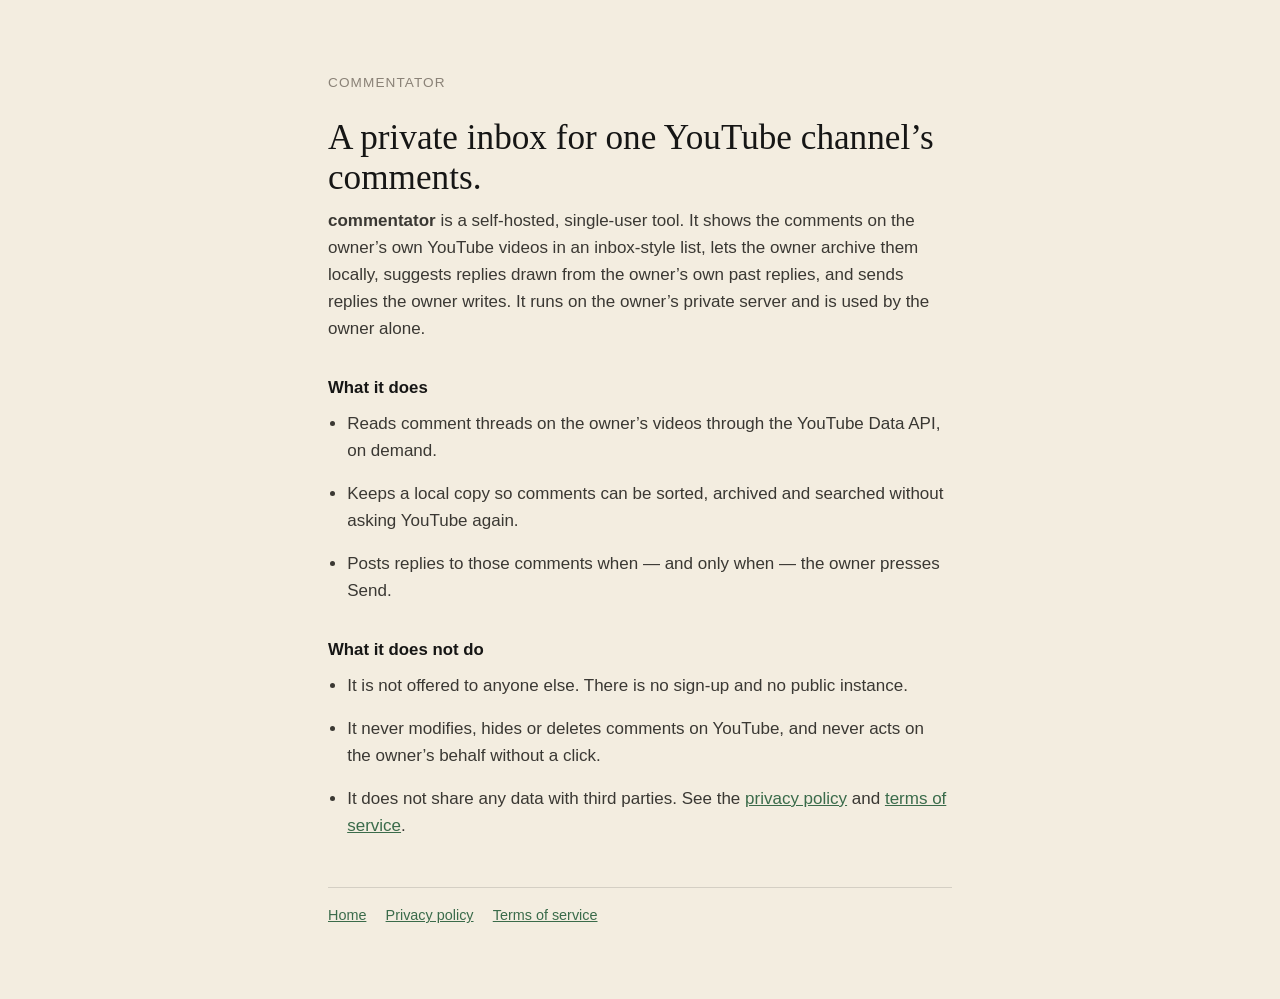
<file: commentator/index.html>
<!doctype html>
<html lang="en">
<head>
  <meta charset="utf-8" />
  <meta name="viewport" content="width=device-width, initial-scale=1" />
  <title>commentator</title>
  <meta name="robots" content="noindex, nofollow, noarchive, nosnippet" />
  <link rel="icon" type="image/png" href="../icon.png" />
  <style>
    :root { --cream:#f3ede0; --paper:#faf6ec; --ink:#161615; --ink-body:#3a3833; --ink-muted:#8a8277; --moss:#3a6b4a; --line:rgba(22,22,21,.14); }
    * { box-sizing:border-box; margin:0; padding:0; }
    body { background:var(--cream); color:var(--ink-body); font:17px/1.6 -apple-system, BlinkMacSystemFont, "Inter", "Helvetica Neue", sans-serif; min-height:100vh; }
    main { max-width:44rem; margin:0 auto; padding:clamp(32px,8vh,96px) clamp(20px,4vw,40px); }
    h1 { font-family:"Fraunces","Times New Roman",serif; font-weight:500; font-size:2.2rem; color:var(--ink); line-height:1.15; margin-bottom:.5rem; }
    h2 { font-size:1.05rem; color:var(--ink); margin:2rem 0 .5rem; }
    p, li { margin-bottom:1rem; }
    ul { padding-left:1.2rem; }
    .kicker { color:var(--ink-muted); font-size:.85rem; letter-spacing:.08em; text-transform:uppercase; margin-bottom:1.5rem; }
    a { color:var(--moss); }
    nav { border-top:1px solid var(--line); margin-top:3rem; padding-top:1rem; font-size:.9rem; color:var(--ink-muted); }
    nav a { margin-right:1.2rem; }
  </style>
</head>
<body>
<main>
  <p class="kicker">commentator</p>
  <h1>A private inbox for one YouTube channel’s comments.</h1>
  <p><strong>commentator</strong> is a self-hosted, single-user tool. It shows the comments on the owner’s own YouTube videos in an inbox-style list, lets the owner archive them locally, suggests replies drawn from the owner’s own past replies, and sends replies the owner writes. It runs on the owner’s private server and is used by the owner alone.</p>
  <h2>What it does</h2>
  <ul>
    <li>Reads comment threads on the owner’s videos through the YouTube Data API, on demand.</li>
    <li>Keeps a local copy so comments can be sorted, archived and searched without asking YouTube again.</li>
    <li>Posts replies to those comments when — and only when — the owner presses Send.</li>
  </ul>
  <h2>What it does not do</h2>
  <ul>
    <li>It is not offered to anyone else. There is no sign-up and no public instance.</li>
    <li>It never modifies, hides or deletes comments on YouTube, and never acts on the owner’s behalf without a click.</li>
    <li>It does not share any data with third parties. See the <a href="privacy.html">privacy policy</a> and <a href="terms.html">terms of service</a>.</li>
  </ul>
<nav><a href="./">Home</a><a href="privacy.html">Privacy policy</a><a href="terms.html">Terms of service</a></nav>
</main>
</body>
</html>
</file>
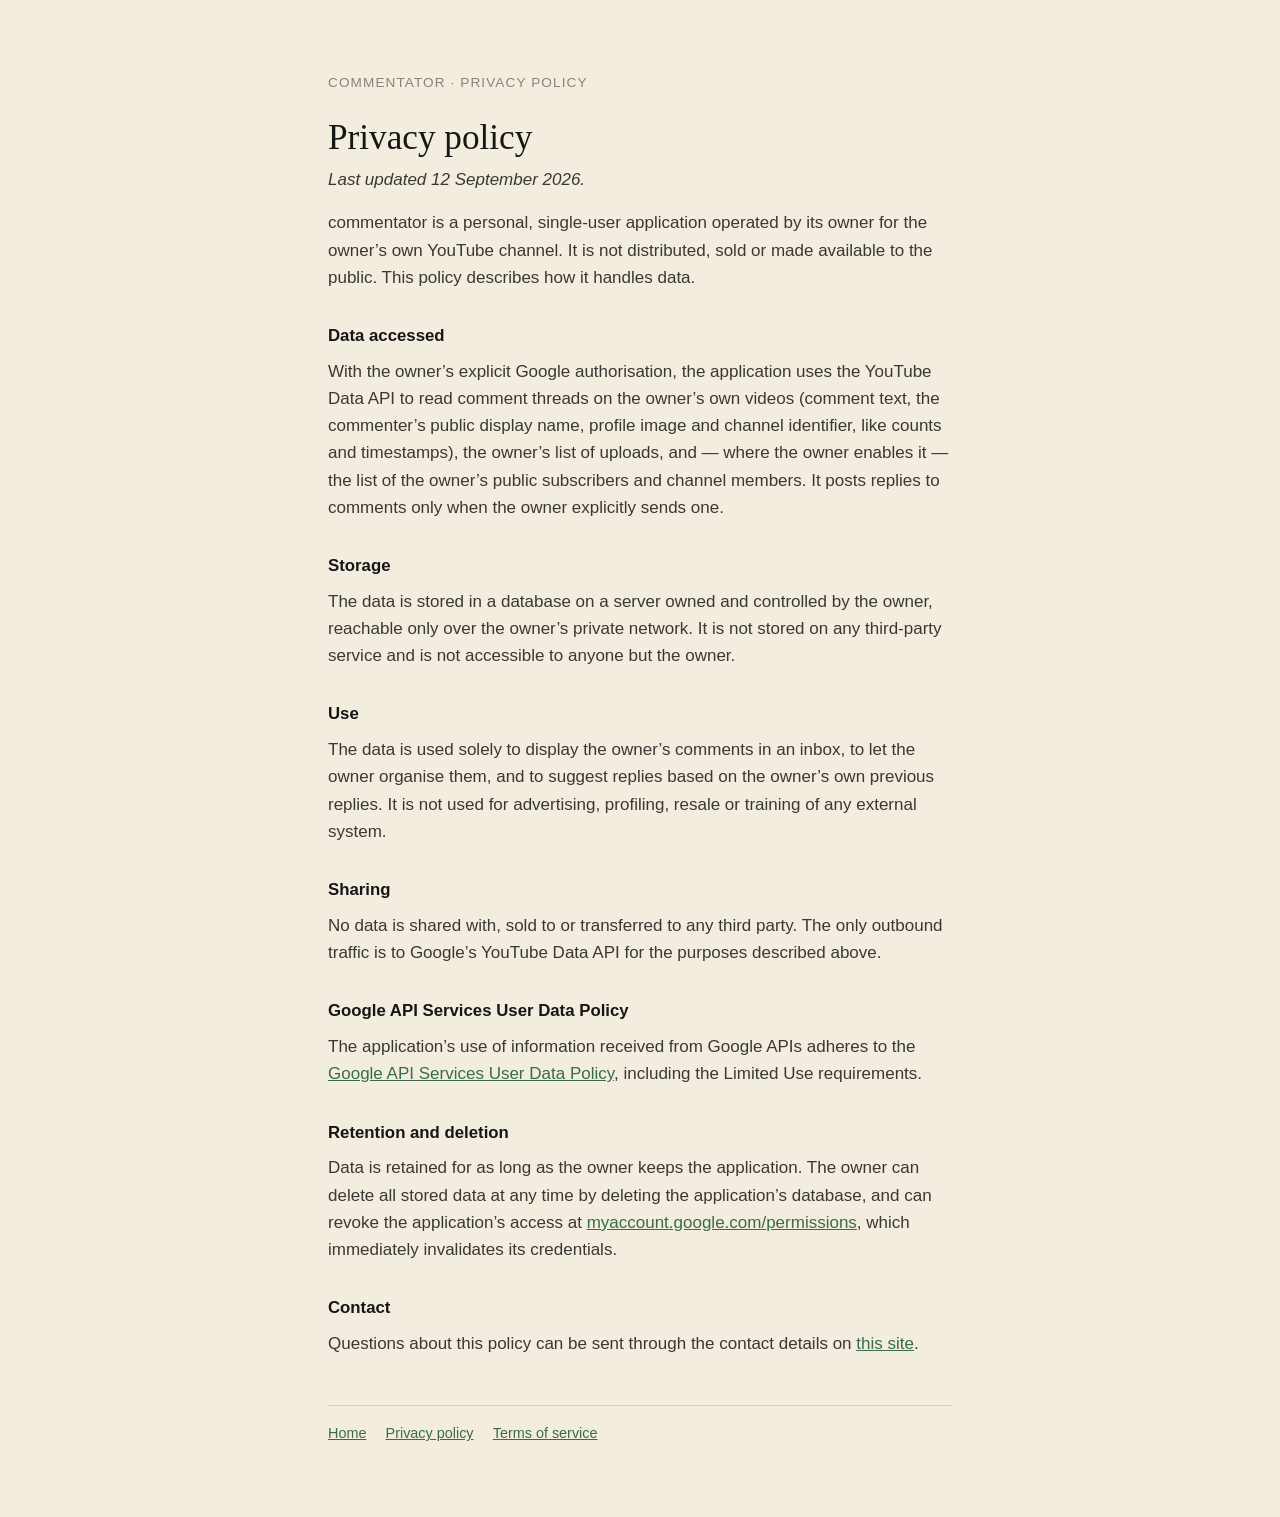
<file: commentator/privacy.html>
<!doctype html>
<html lang="en">
<head>
  <meta charset="utf-8" />
  <meta name="viewport" content="width=device-width, initial-scale=1" />
  <title>commentator — Privacy policy</title>
  <meta name="robots" content="noindex, nofollow, noarchive, nosnippet" />
  <link rel="icon" type="image/png" href="../icon.png" />
  <style>
    :root { --cream:#f3ede0; --paper:#faf6ec; --ink:#161615; --ink-body:#3a3833; --ink-muted:#8a8277; --moss:#3a6b4a; --line:rgba(22,22,21,.14); }
    * { box-sizing:border-box; margin:0; padding:0; }
    body { background:var(--cream); color:var(--ink-body); font:17px/1.6 -apple-system, BlinkMacSystemFont, "Inter", "Helvetica Neue", sans-serif; min-height:100vh; }
    main { max-width:44rem; margin:0 auto; padding:clamp(32px,8vh,96px) clamp(20px,4vw,40px); }
    h1 { font-family:"Fraunces","Times New Roman",serif; font-weight:500; font-size:2.2rem; color:var(--ink); line-height:1.15; margin-bottom:.5rem; }
    h2 { font-size:1.05rem; color:var(--ink); margin:2rem 0 .5rem; }
    p, li { margin-bottom:1rem; }
    ul { padding-left:1.2rem; }
    .kicker { color:var(--ink-muted); font-size:.85rem; letter-spacing:.08em; text-transform:uppercase; margin-bottom:1.5rem; }
    a { color:var(--moss); }
    nav { border-top:1px solid var(--line); margin-top:3rem; padding-top:1rem; font-size:.9rem; color:var(--ink-muted); }
    nav a { margin-right:1.2rem; }
  </style>
</head>
<body>
<main>
  <p class="kicker">commentator · privacy policy</p>
  <h1>Privacy policy</h1>
  <p><em>Last updated 12 September 2026.</em></p>
  <p>commentator is a personal, single-user application operated by its owner for the owner’s own YouTube channel. It is not distributed, sold or made available to the public. This policy describes how it handles data.</p>
  <h2>Data accessed</h2>
  <p>With the owner’s explicit Google authorisation, the application uses the YouTube Data API to read comment threads on the owner’s own videos (comment text, the commenter’s public display name, profile image and channel identifier, like counts and timestamps), the owner’s list of uploads, and — where the owner enables it — the list of the owner’s public subscribers and channel members. It posts replies to comments only when the owner explicitly sends one.</p>
  <h2>Storage</h2>
  <p>The data is stored in a database on a server owned and controlled by the owner, reachable only over the owner’s private network. It is not stored on any third-party service and is not accessible to anyone but the owner.</p>
  <h2>Use</h2>
  <p>The data is used solely to display the owner’s comments in an inbox, to let the owner organise them, and to suggest replies based on the owner’s own previous replies. It is not used for advertising, profiling, resale or training of any external system.</p>
  <h2>Sharing</h2>
  <p>No data is shared with, sold to or transferred to any third party. The only outbound traffic is to Google’s YouTube Data API for the purposes described above.</p>
  <h2>Google API Services User Data Policy</h2>
  <p>The application’s use of information received from Google APIs adheres to the <a href="https://developers.google.com/terms/api-services-user-data-policy">Google API Services User Data Policy</a>, including the Limited Use requirements.</p>
  <h2>Retention and deletion</h2>
  <p>Data is retained for as long as the owner keeps the application. The owner can delete all stored data at any time by deleting the application’s database, and can revoke the application’s access at <a href="https://myaccount.google.com/permissions">myaccount.google.com/permissions</a>, which immediately invalidates its credentials.</p>
  <h2>Contact</h2>
  <p>Questions about this policy can be sent through the contact details on <a href="../">this site</a>.</p>
<nav><a href="./">Home</a><a href="privacy.html">Privacy policy</a><a href="terms.html">Terms of service</a></nav>
</main>
</body>
</html>
</file>
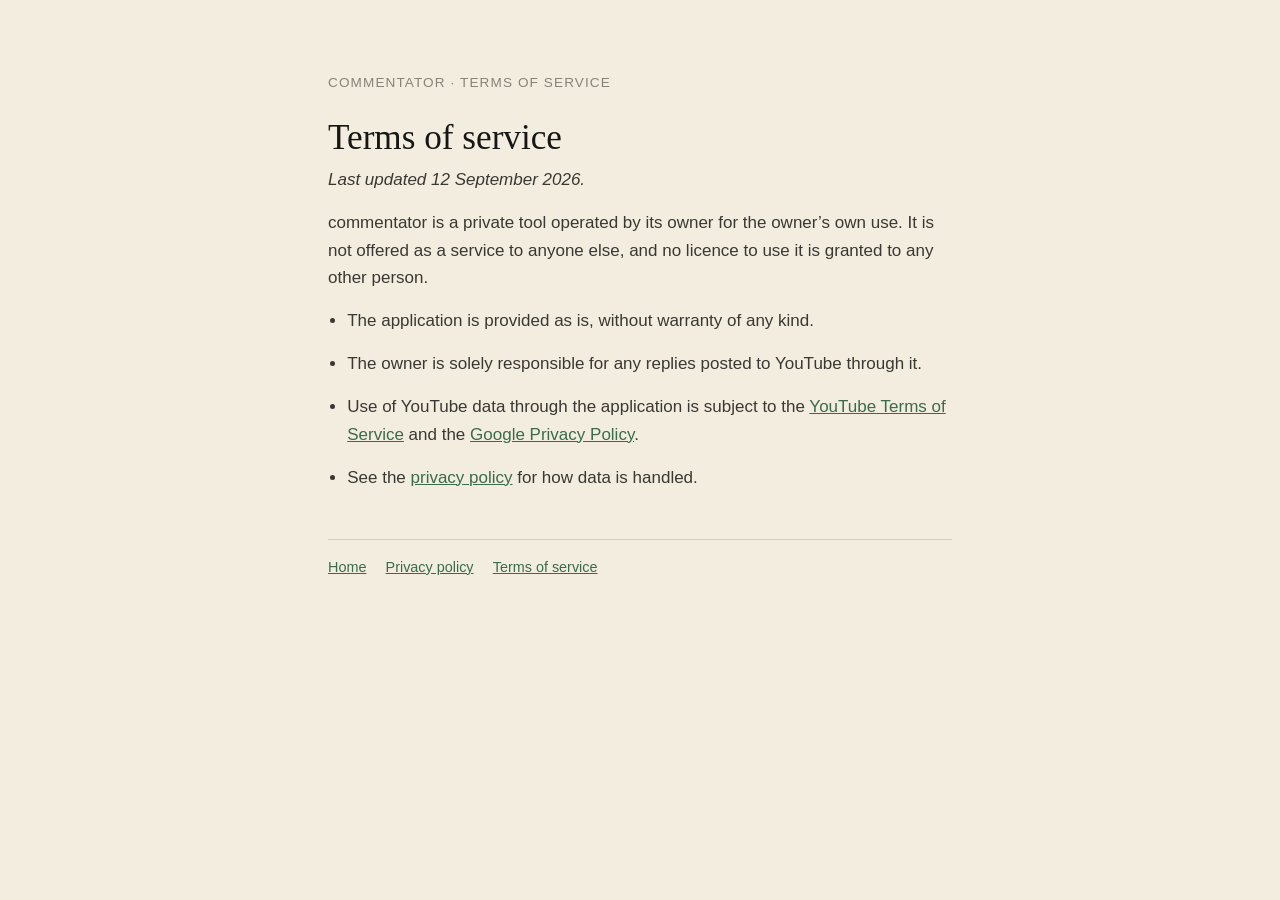
<file: commentator/terms.html>
<!doctype html>
<html lang="en">
<head>
  <meta charset="utf-8" />
  <meta name="viewport" content="width=device-width, initial-scale=1" />
  <title>commentator — Terms of service</title>
  <meta name="robots" content="noindex, nofollow, noarchive, nosnippet" />
  <link rel="icon" type="image/png" href="../icon.png" />
  <style>
    :root { --cream:#f3ede0; --paper:#faf6ec; --ink:#161615; --ink-body:#3a3833; --ink-muted:#8a8277; --moss:#3a6b4a; --line:rgba(22,22,21,.14); }
    * { box-sizing:border-box; margin:0; padding:0; }
    body { background:var(--cream); color:var(--ink-body); font:17px/1.6 -apple-system, BlinkMacSystemFont, "Inter", "Helvetica Neue", sans-serif; min-height:100vh; }
    main { max-width:44rem; margin:0 auto; padding:clamp(32px,8vh,96px) clamp(20px,4vw,40px); }
    h1 { font-family:"Fraunces","Times New Roman",serif; font-weight:500; font-size:2.2rem; color:var(--ink); line-height:1.15; margin-bottom:.5rem; }
    h2 { font-size:1.05rem; color:var(--ink); margin:2rem 0 .5rem; }
    p, li { margin-bottom:1rem; }
    ul { padding-left:1.2rem; }
    .kicker { color:var(--ink-muted); font-size:.85rem; letter-spacing:.08em; text-transform:uppercase; margin-bottom:1.5rem; }
    a { color:var(--moss); }
    nav { border-top:1px solid var(--line); margin-top:3rem; padding-top:1rem; font-size:.9rem; color:var(--ink-muted); }
    nav a { margin-right:1.2rem; }
  </style>
</head>
<body>
<main>
  <p class="kicker">commentator · terms of service</p>
  <h1>Terms of service</h1>
  <p><em>Last updated 12 September 2026.</em></p>
  <p>commentator is a private tool operated by its owner for the owner’s own use. It is not offered as a service to anyone else, and no licence to use it is granted to any other person.</p>
  <ul>
    <li>The application is provided as is, without warranty of any kind.</li>
    <li>The owner is solely responsible for any replies posted to YouTube through it.</li>
    <li>Use of YouTube data through the application is subject to the <a href="https://www.youtube.com/t/terms">YouTube Terms of Service</a> and the <a href="https://policies.google.com/privacy">Google Privacy Policy</a>.</li>
    <li>See the <a href="privacy.html">privacy policy</a> for how data is handled.</li>
  </ul>
<nav><a href="./">Home</a><a href="privacy.html">Privacy policy</a><a href="terms.html">Terms of service</a></nav>
</main>
</body>
</html>
</file>
